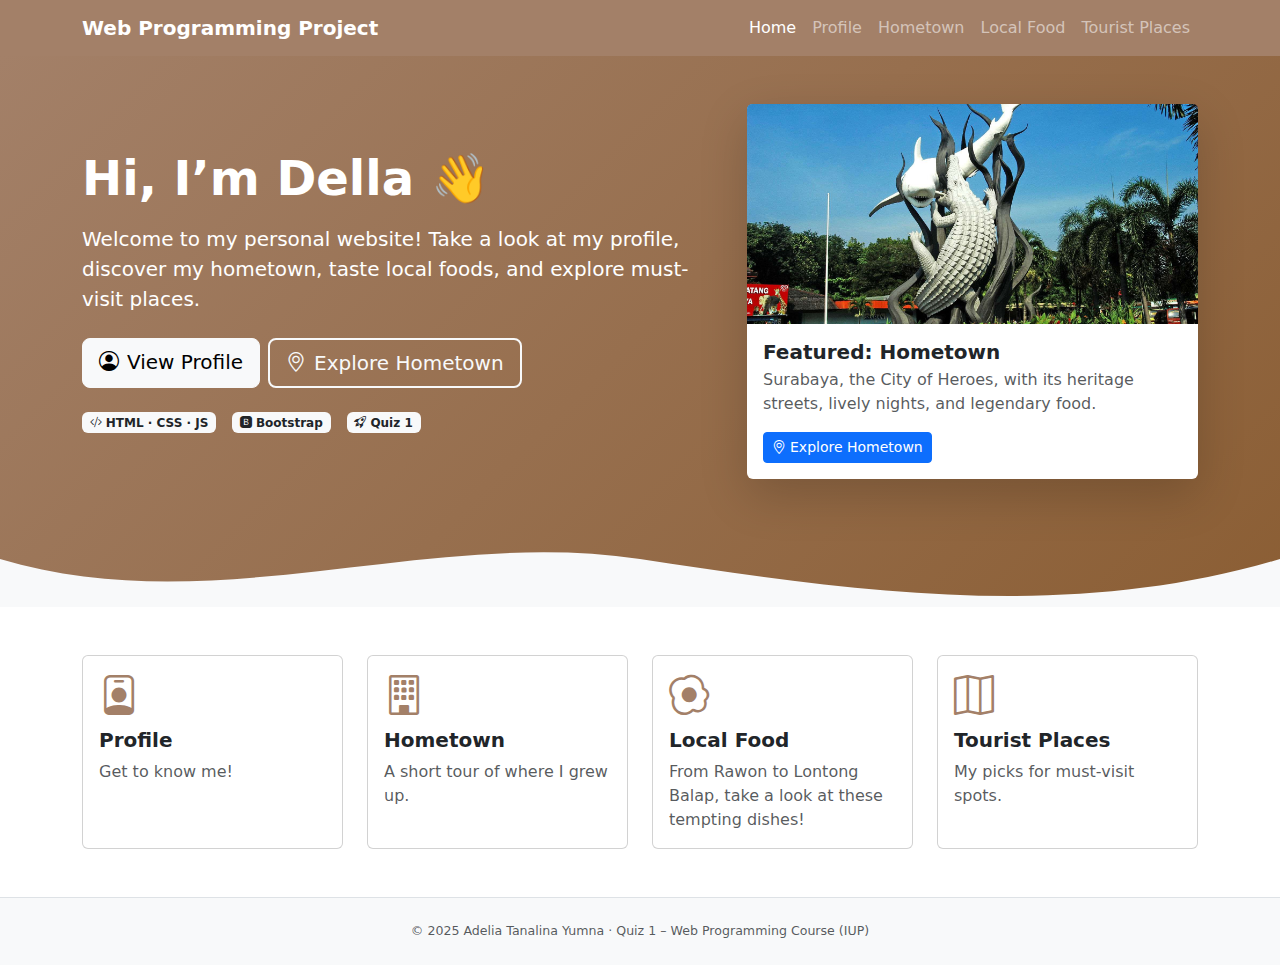
<file: quiz1/index.html>
<!doctype html>
<html lang="en">
  <head>
    <meta charset="utf-8">
    <meta name="viewport" content="width=device-width, initial-scale=1">
    <title>Home · Quiz1 Site</title>

    <!-- Bootstrap & Icons -->
    <link href="https://cdn.jsdelivr.net/npm/bootstrap@5.3.3/dist/css/bootstrap.min.css" rel="stylesheet">
    <link href="https://cdn.jsdelivr.net/npm/bootstrap-icons@1.11.3/font/bootstrap-icons.css" rel="stylesheet">

    <!-- Your styles (loads after Bootstrap so it can override) -->
    <link rel="stylesheet" href="./assets/css/style.css">
  </head>
  <body class="d-flex flex-column min-vh-100">
    <!-- Navbar -->
    <nav class="navbar navbar-expand-lg navbar-dark bg-primary shadow-sm">
      <div class="container">
        <a class="navbar-brand fw-semibold" href="./">Web Programming Project</a>
        <button class="navbar-toggler" type="button" data-bs-toggle="collapse" data-bs-target="#nav">
          <span class="navbar-toggler-icon"></span>
        </button>
        <div class="collapse navbar-collapse" id="nav">
          <ul class="navbar-nav ms-auto">
            <li class="nav-item"><a class="nav-link active" href="./">Home</a></li>
            <li class="nav-item"><a class="nav-link" href="profile/">Profile</a></li>
            <li class="nav-item"><a class="nav-link" href="hometown/">Hometown</a></li>
            <li class="nav-item"><a class="nav-link" href="food/">Local Food</a></li>
            <li class="nav-item"><a class="nav-link" href="tourist/">Tourist Places</a></li>
          </ul>
        </div>
      </div>
    </nav>

    <!-- Hero -->
    <section class="hero text-white">
      <div class="container py-5">
        <div class="row align-items-center g-4">
          <div class="col-lg-7">
            <h1 class="display-5 fw-bold mb-3">Hi, I’m Della 👋</h1>
            <p class="lead mb-4">Welcome to my personal website! Take a look at my profile, discover my hometown, taste local foods, and explore must-visit places.</p>
            <div class="d-flex gap-2 flex-wrap">
              <a href="profile/" class="btn btn-light btn-lg">
                <i class="bi bi-person-circle me-2"></i>View Profile
              </a>
              <a href="hometown/" class="btn btn-outline-light btn-lg">
                <i class="bi bi-geo-alt me-2"></i>Explore Hometown
              </a>
            </div>
            <div class="mt-4 d-flex gap-3 flex-wrap">
              <span class="badge bg-light text-dark"><i class="bi bi-code-slash me-1"></i>HTML · CSS · JS</span>
              <span class="badge bg-light text-dark"><i class="bi bi-bootstrap-fill me-1"></i>Bootstrap</span>
              <span class="badge bg-light text-dark"><i class="bi bi-rocket-takeoff me-1"></i>Quiz 1</span>
            </div>
          </div>
          <div class="col-lg-5">
            <div class="card shadow-lg border-0 lift">
              <img src="assets/img/surabaya.jpeg" class="card-img-top" alt="Surabaya — City of Heroes">
              <div class="card-body">
                <h5 class="card-title mb-1">Featured: Hometown</h5>
                <p class="mb-0 text-muted">Surabaya, the City of Heroes, with its heritage streets, lively nights, and legendary food.</p>
                <div class="mt-3">
                  <a href="hometown/" class="btn btn-primary btn-sm">
                    <i class="bi bi-geo-alt me-1"></i>Explore Hometown
                  </a>
                </div>
              </div>
            </div>
          </div>
          
        </div>
      </div>

      <!-- wave divider -->
      <svg class="wave" viewBox="0 0 1440 80" preserveAspectRatio="none" aria-hidden="true">
        <path d="M0,32 C240,96 480,0 720,32 C960,64 1200,96 1440,32 L1440,80 L0,80 Z"></path>
      </svg>
    </section>

    <!-- Quick Links -->
    <main class="container my-5">
      <div class="row g-4">
        <div class="col-md-6 col-lg-3">
          <a class="text-decoration-none" href="profile/">
            <div class="card h-100 lift">
              <div class="card-body">
                <div class="display-6 mb-2 text-primary"><i class="bi bi-person-badge"></i></div>
                <h5 class="card-title">Profile</h5>
                <p class="text-muted mb-0">Get to know me!</p>
              </div>
            </div>
          </a>
        </div>

        <div class="col-md-6 col-lg-3">
          <a class="text-decoration-none" href="hometown/">
            <div class="card h-100 lift">
              <div class="card-body">
                <div class="display-6 mb-2 text-primary"><i class="bi bi-building"></i></div>
                <h5 class="card-title">Hometown</h5>
                <p class="text-muted mb-0">A short tour of where I grew up.</p>
              </div>
            </div>
          </a>
        </div>

        <div class="col-md-6 col-lg-3">
          <a class="text-decoration-none" href="food/">
            <div class="card h-100 lift">
              <div class="card-body">
                <div class="display-6 mb-2 text-primary"><i class="bi bi-egg-fried"></i></div>
                <h5 class="card-title">Local Food</h5>
                <p class="text-muted mb-0">From Rawon to Lontong Balap, take a look at these tempting dishes!</p>
              </div>
            </div>
          </a>
        </div>

        <div class="col-md-6 col-lg-3">
          <a class="text-decoration-none" href="tourist/">
            <div class="card h-100 lift">
              <div class="card-body">
                <div class="display-6 mb-2 text-primary"><i class="bi bi-map"></i></div>
                <h5 class="card-title">Tourist Places</h5>
                <p class="text-muted mb-0">My picks for must-visit spots.</p>
              </div>
            </div>
          </a>
        </div>
      </div>
    </main>

    <!-- Footer -->
    <footer class="mt-auto py-4 bg-light border-top">
      <div class="container-fluid px-4 small text-muted text-center">
        © 2025 Adelia Tanalina Yumna · Quiz 1 – Web Programming Course (IUP)
      </div>
    </footer>

    <script src="https://cdn.jsdelivr.net/npm/bootstrap@5.3.3/dist/js/bootstrap.bundle.min.js"></script>
    <script src="assets/js/script.js"></script>
  </body>
</html>
</file>
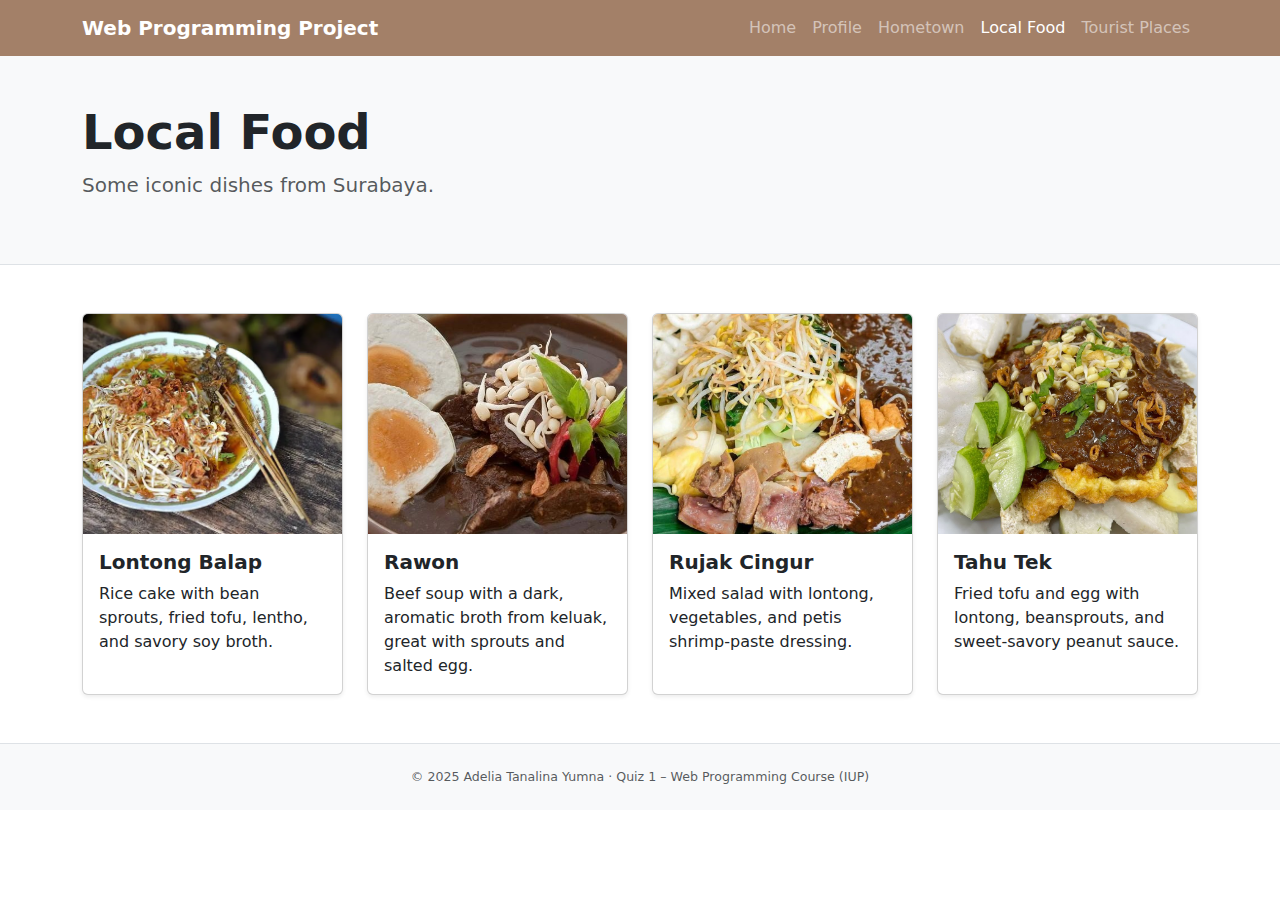
<file: quiz1/food/index.html>
<!doctype html>
<html lang="en">
<head>
  <meta charset="utf-8">
  <meta name="viewport" content="width=device-width, initial-scale=1">
  <title>Local Food · Quiz1 Site</title>
  <link href="https://cdn.jsdelivr.net/npm/bootstrap@5.3.3/dist/css/bootstrap.min.css" rel="stylesheet">
  <link rel="stylesheet" href="../assets/css/style.css">
</head>
<body>
  <!-- Navbar -->
  <nav class="navbar navbar-expand-lg navbar-dark bg-primary">
    <div class="container">
      <a class="navbar-brand fw-semibold" href="../">Web Programming Project</a>
      <button class="navbar-toggler" type="button" data-bs-toggle="collapse" data-bs-target="#nav">
        <span class="navbar-toggler-icon"></span>
      </button>
      <div class="collapse navbar-collapse" id="nav">
        <ul class="navbar-nav ms-auto">
          <li class="nav-item"><a class="nav-link" href="../">Home</a></li>
          <li class="nav-item"><a class="nav-link" href="../profile/">Profile</a></li>
          <li class="nav-item"><a class="nav-link" href="../hometown/">Hometown</a></li>
          <li class="nav-item"><a class="nav-link active" href="./">Local Food</a></li>
          <li class="nav-item"><a class="nav-link" href="../tourist/">Tourist Places</a></li>
        </ul>
      </div>
    </div>
  </nav>

  <!-- Header -->
  <header class="py-5 bg-light border-bottom">
    <div class="container">
      <h1 class="display-5 fw-bold">Local Food</h1>
      <p class="lead text-muted">Some iconic dishes from Surabaya.</p>
    </div>
  </header>

  <!-- Main -->
  <main class="container my-5">
    <div class="row g-4">
      <!-- Lontong Balap -->
      <div class="col-md-6 col-lg-3">
        <div class="card h-100 shadow-sm">
          <img src="../assets/img/lontongbalap.webp" class="card-img-top img-fluid"
               alt="Lontong Balap" loading="lazy">
          <div class="card-body">
            <h5 class="card-title mb-2">Lontong Balap</h5>
            <p class="card-text">Rice cake with bean sprouts, fried tofu, lentho, and savory soy broth.</p>
          </div>
        </div>
      </div>

      <!-- Rawon -->
      <div class="col-md-6 col-lg-3">
        <div class="card h-100 shadow-sm">
          <img src="../assets/img/rawon.jpg" class="card-img-top img-fluid"
               alt="Rawon — beef black soup" loading="lazy">
          <div class="card-body">
            <h5 class="card-title mb-2">Rawon</h5>
            <p class="card-text">Beef soup with a dark, aromatic broth from keluak, great with sprouts and salted egg.</p>
          </div>
        </div>
      </div>

      <!-- Rujak Cingur -->
      <div class="col-md-6 col-lg-3">
        <div class="card h-100 shadow-sm">
          <img src="../assets/img/rujakcingur.jpeg" class="card-img-top img-fluid"
               alt="Rujak Cingur" loading="lazy">
          <div class="card-body">
            <h5 class="card-title mb-2">Rujak Cingur</h5>
            <p class="card-text">Mixed salad with lontong, vegetables, and petis shrimp-paste dressing.</p>
          </div>
        </div>
      </div>

      <!-- Tahu Tek -->
      <div class="col-md-6 col-lg-3">
        <div class="card h-100 shadow-sm">
          <img src="../assets/img/tahutek.jpg" class="card-img-top img-fluid"
               alt="Tahu Tek" loading="lazy">
          <div class="card-body">
            <h5 class="card-title mb-2">Tahu Tek</h5>
            <p class="card-text">Fried tofu and egg with lontong, beansprouts, and sweet-savory peanut sauce.</p>
          </div>
        </div>
      </div>
    </div>
  </main>

  <footer class="mt-auto py-4 bg-light border-top">
    <div class="container-fluid px-4 small text-muted text-center">
      © 2025 Adelia Tanalina Yumna · Quiz 1 – Web Programming Course (IUP)
    </div>
  </footer>
  
  <script src="https://cdn.jsdelivr.net/npm/bootstrap@5.3.3/dist/js/bootstrap.bundle.min.js"></script>
  <script src="../assets/js/script.js"></script>
</body>
</html>
</file>
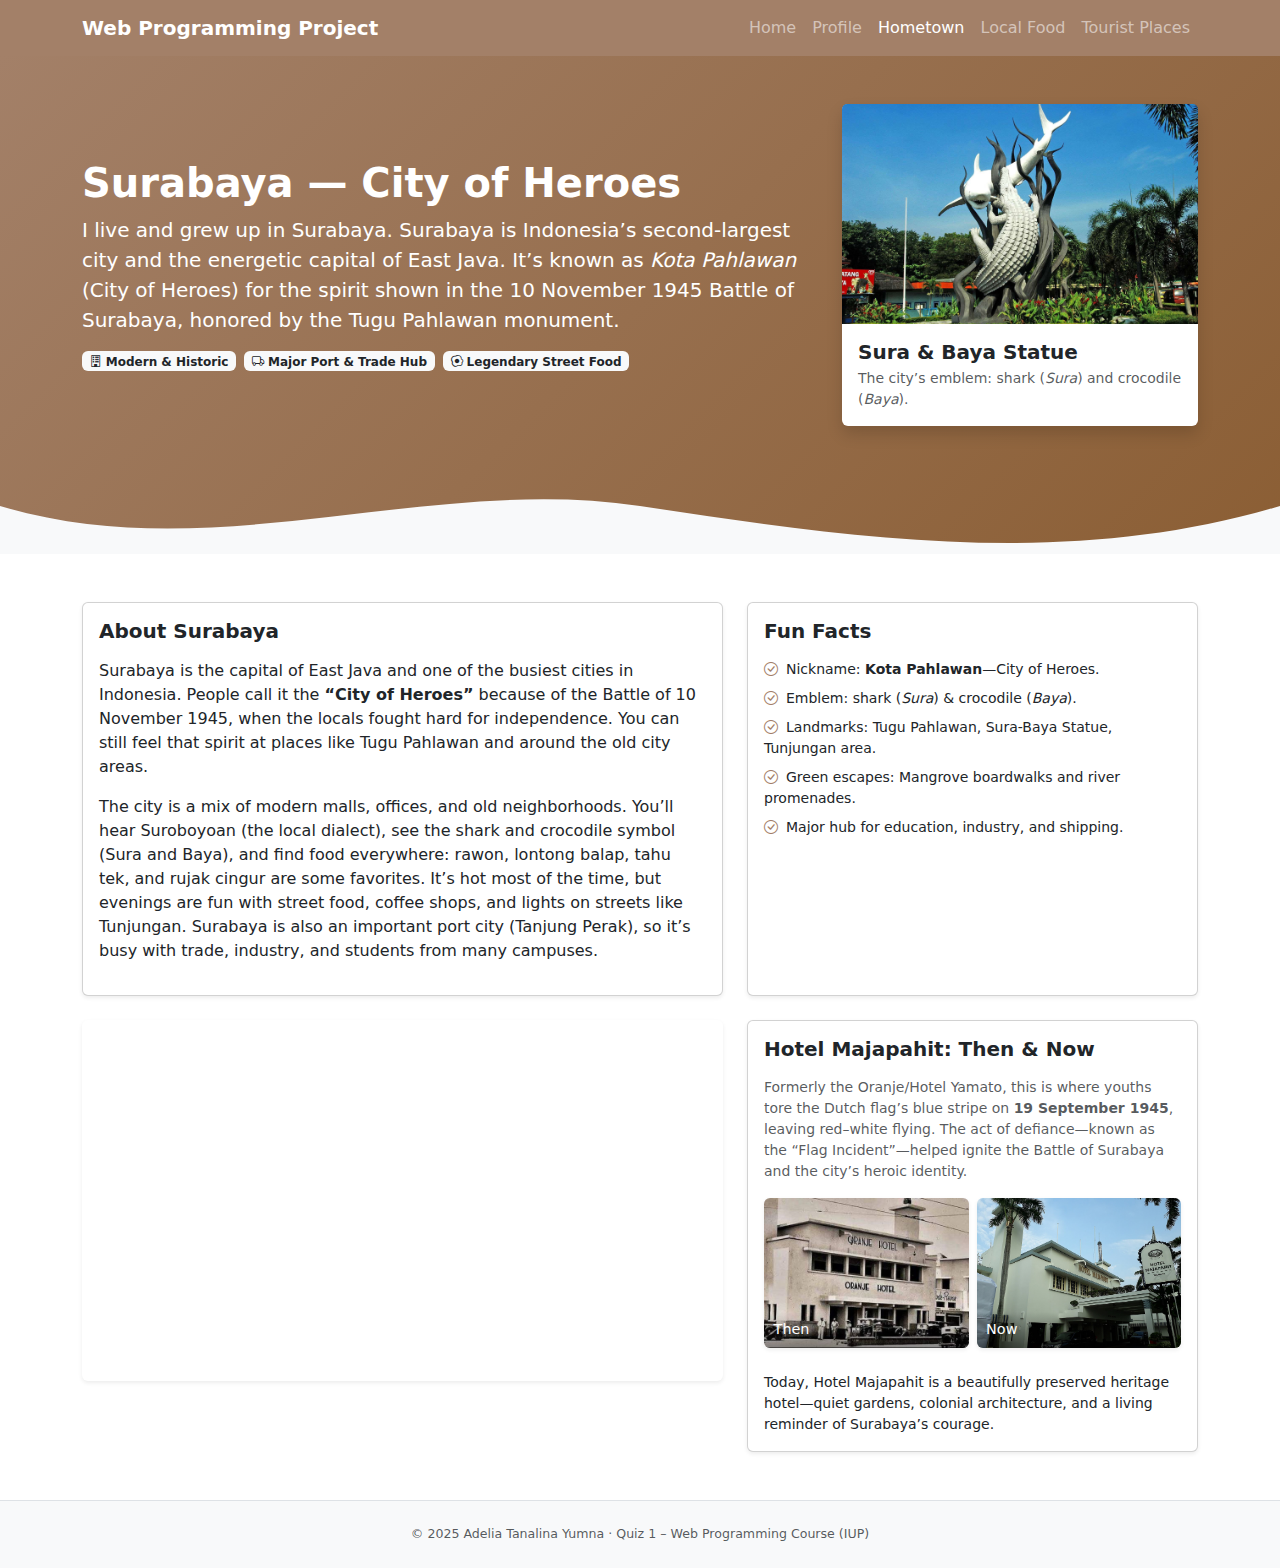
<file: quiz1/hometown/index.html>
<!doctype html>
<html lang="en">
<head>
  <meta charset="utf-8">
  <meta name="viewport" content="width=device-width, initial-scale=1">
  <title>Hometown · Quiz1 Site</title>

  <link href="https://cdn.jsdelivr.net/npm/bootstrap@5.3.3/dist/css/bootstrap.min.css" rel="stylesheet">
  <link href="https://cdn.jsdelivr.net/npm/bootstrap-icons@1.11.3/font/bootstrap-icons.css" rel="stylesheet">
  <link rel="stylesheet" href="../assets/css/style.css">
</head>
<body class="d-flex flex-column min-vh-100">
  <!-- Navbar -->
  <nav class="navbar navbar-expand-lg navbar-dark bg-primary">
    <div class="container">
      <a class="navbar-brand fw-semibold" href="../">Web Programming Project</a>
      <button class="navbar-toggler" type="button" data-bs-toggle="collapse" data-bs-target="#nav">
        <span class="navbar-toggler-icon"></span>
      </button>
      <div class="collapse navbar-collapse" id="nav">
        <ul class="navbar-nav ms-auto">
          <li class="nav-item"><a class="nav-link" href="../">Home</a></li>
          <li class="nav-item"><a class="nav-link" href="../profile/">Profile</a></li>
          <li class="nav-item"><a class="nav-link active" href="./">Hometown</a></li>
          <li class="nav-item"><a class="nav-link" href="../food/">Local Food</a></li>
          <li class="nav-item"><a class="nav-link" href="../tourist/">Tourist Places</a></li>
        </ul>
      </div>
    </div>
  </nav>

  <!-- Hero -->
  <section class="hometown-hero text-white">
    <div class="container py-5">
      <div class="row align-items-center g-4">
        <div class="col-lg-8">
          <h1 class="display-6 fw-bold mb-2">Surabaya — City of Heroes</h1>
          <p class="lead mb-3">
            I live and grew up in Surabaya. Surabaya is Indonesia’s second-largest city and the energetic capital of East Java.
            It’s known as <em>Kota Pahlawan</em> (City of Heroes) for the spirit shown in the
            <strong>10 November 1945</strong> Battle of Surabaya, honored by the Tugu Pahlawan monument.
          </p>
          <div class="d-flex flex-wrap gap-2">
            <span class="badge bg-light text-dark"><i class="bi bi-building me-1"></i>Modern & Historic</span>
            <span class="badge bg-light text-dark"><i class="bi bi-truck me-1"></i>Major Port & Trade Hub</span>
            <span class="badge bg-light text-dark"><i class="bi bi-egg-fried me-1"></i>Legendary Street Food</span>
          </div>
        </div>
        <div class="col-lg-4">
          <div class="card shadow border-0 lift">
            <!-- Hero card photo: Surabaya statue -->
            <img src="../assets/img/surabaya.jpeg" class="card-img-top" alt="Surabaya Statue (Sura & Baya)">
            <div class="card-body">
              <h5 class="card-title mb-1">Sura & Baya Statue</h5>
              <p class="text-muted mb-0 small">The city’s emblem: shark (<em>Sura</em>) and crocodile (<em>Baya</em>).</p>
            </div>
          </div>
        </div>
      </div>
    </div>
    <svg class="wave" viewBox="0 0 1440 80" preserveAspectRatio="none" aria-hidden="true">
      <path d="M0,32 C240,96 480,0 720,32 C960,64 1200,96 1440,32 L1440,80 L0,80 Z"></path>
    </svg>
  </section>

  <!-- Main -->
  <main class="container my-5">

    <!-- Overview -->
    <div class="row g-4 mb-4">
      <div class="col-lg-7">
        <div class="card shadow-sm h-100">
          <div class="card-body">
            <h5 class="card-title mb-3">About Surabaya</h5>
            <p>
                Surabaya is the capital of East Java and one of the busiest cities in Indonesia. 
                People call it the <strong>“City of Heroes”</strong> because of the Battle of 10 November 1945, when the locals fought hard for independence. 
                You can still feel that spirit at places like Tugu Pahlawan and around the old city areas.
            </p>
            <p>
                The city is a mix of modern malls, offices, and old neighborhoods. You’ll hear Suroboyoan (the local dialect), see the shark and crocodile symbol (Sura and Baya), 
                and find food everywhere: rawon, lontong balap, tahu tek, and rujak cingur are some favorites. It’s hot most of the time, but evenings are fun with street food, 
                coffee shops, and lights on streets like Tunjungan. Surabaya is also an important port city (Tanjung Perak), so it’s busy with trade, industry, and students from many campuses.
            </p>
          </div>
        </div>
      </div>

      <!-- Fun facts -->
      <div class="col-lg-5">
        <div class="card shadow-sm h-100">
          <div class="card-body">
            <h5 class="card-title mb-3">Fun Facts</h5>
            <ul class="list-unstyled small mb-0">
              <li class="mb-2"><i class="bi bi-check-circle text-primary me-2"></i>Nickname: <strong>Kota Pahlawan</strong>—City of Heroes.</li>
              <li class="mb-2"><i class="bi bi-check-circle text-primary me-2"></i>Emblem: shark (<em>Sura</em>) & crocodile (<em>Baya</em>).</li>
              <li class="mb-2"><i class="bi bi-check-circle text-primary me-2"></i>Landmarks: Tugu Pahlawan, Sura-Baya Statue, Tunjungan area.</li>
              <li class="mb-2"><i class="bi bi-check-circle text-primary me-2"></i>Green escapes: Mangrove boardwalks and river promenades.</li>
              <li class="mb-2"><i class="bi bi-check-circle text-primary me-2"></i>Major hub for education, industry, and shipping.</li>
            </ul>
          </div>
        </div>
      </div>
    </div>

    <!-- Map + Majapahit Story -->
    <div class="row g-4 align-items-stretch">
      <!-- Map -->
      <div class="col-lg-7">
        <div class="ratio ratio-16x9 shadow-sm rounded overflow-hidden">
          <iframe
            src="https://www.google.com/maps?q=Surabaya%2C%20Indonesia&output=embed"
            allowfullscreen loading="lazy" referrerpolicy="no-referrer-when-downgrade"></iframe>
        </div>
      </div>

      <!-- Hotel Majapahit Lore -->
      <div class="col-lg-5">
        <div class="card shadow-sm h-100">
          <div class="card-body">
            <h5 class="card-title mb-3">Hotel Majapahit: Then & Now</h5>
            <p class="small text-muted">
              Formerly the Oranje/Hotel Yamato, this is where youths tore the Dutch flag’s blue stripe on
              <strong>19 September 1945</strong>, leaving red–white flying. The act of defiance—known as
              the “Flag Incident”—helped ignite the Battle of Surabaya and the city’s heroic identity.
            </p>

            <div class="row g-2">
              <div class="col-6">
                <figure class="majapahit-photo card border-0 shadow-sm overflow-hidden">
                  <img src="../assets/img/HotelMajapahitThen.jpg" class="img-fluid" alt="Hotel Majapahit in the past">
                  <figcaption class="photo-note">Then</figcaption>
                </figure>
              </div>
              <div class="col-6">
                <figure class="majapahit-photo card border-0 shadow-sm overflow-hidden">
                  <img src="../assets/img/HotelMajapahitNow.jpg" class="img-fluid" alt="Hotel Majapahit today">
                  <figcaption class="photo-note">Now</figcaption>
                </figure>
              </div>
            </div>

            <p class="small mt-2 mb-0">
              Today, Hotel Majapahit is a beautifully preserved heritage hotel—quiet gardens, colonial
              architecture, and a living reminder of Surabaya’s courage.
            </p>
          </div>
        </div>
      </div>
    </div>

  </main>

  <footer class="mt-auto py-4 bg-light border-top">
    <div class="container-fluid px-4 small text-muted text-center">
      © 2025 Adelia Tanalina Yumna · Quiz 1 – Web Programming Course (IUP)
    </div>
  </footer>

  <script src="https://cdn.jsdelivr.net/npm/bootstrap@5.3.3/dist/js/bootstrap.bundle.min.js"></script>
  <script src="../assets/js/script.js"></script>
</body>
</html>
</file>
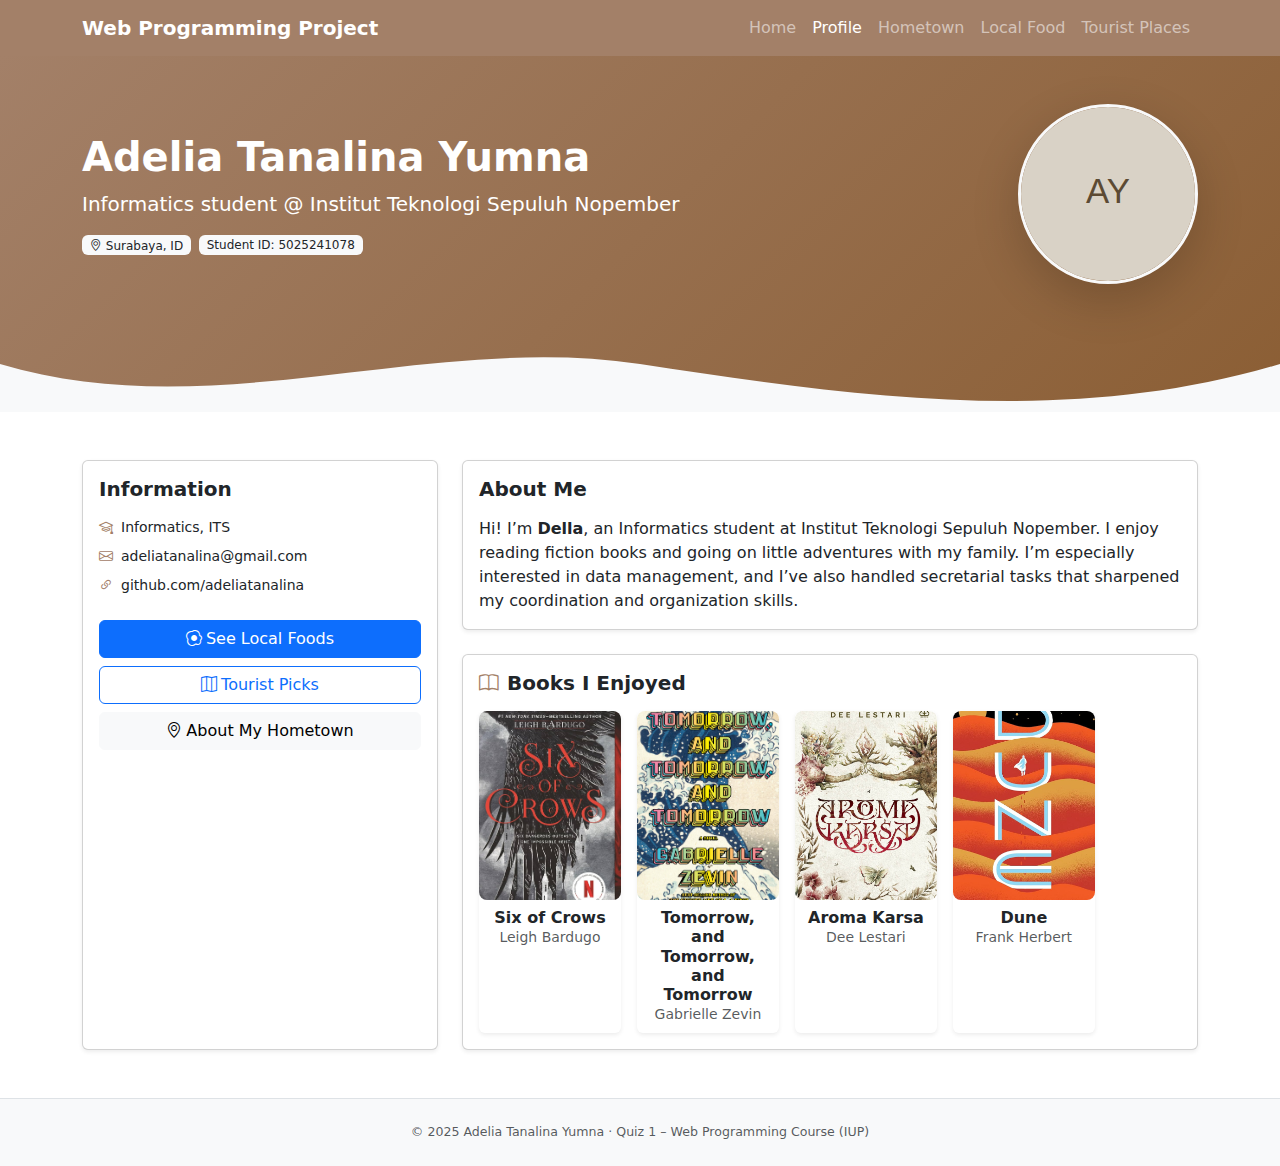
<file: quiz1/profile/index.html>
<!doctype html>
<html lang="en">
  <head>
    <meta charset="utf-8">
    <meta name="viewport" content="width=device-width, initial-scale=1">
    <title>Profile · Quiz1 Site</title>

    <!-- Bootstrap + Icons -->
    <link href="https://cdn.jsdelivr.net/npm/bootstrap@5.3.3/dist/css/bootstrap.min.css" rel="stylesheet">
    <link href="https://cdn.jsdelivr.net/npm/bootstrap-icons@1.11.3/font/bootstrap-icons.css" rel="stylesheet">

    <link rel="stylesheet" href="../assets/css/style.css">
  </head>
  <body class="d-flex flex-column min-vh-100">
    <!-- Navbar -->
    <nav class="navbar navbar-expand-lg navbar-dark bg-primary shadow-sm">
      <div class="container">
        <a class="navbar-brand fw-semibold" href="../">Web Programming Project</a>
        <button class="navbar-toggler" type="button" data-bs-toggle="collapse" data-bs-target="#nav">
          <span class="navbar-toggler-icon"></span>
        </button>
        <div class="collapse navbar-collapse" id="nav">
          <ul class="navbar-nav ms-auto">
            <li class="nav-item"><a class="nav-link" href="../">Home</a></li>
            <li class="nav-item"><a class="nav-link active" href="./">Profile</a></li>
            <li class="nav-item"><a class="nav-link" href="../hometown/">Hometown</a></li>
            <li class="nav-item"><a class="nav-link" href="../food/">Local Food</a></li>
            <li class="nav-item"><a class="nav-link" href="../tourist/">Tourist Places</a></li>
          </ul>
        </div>
      </div>
    </nav>

    <!-- Hero -->
    <section class="profile-hero text-white">
      <div class="container py-5">
        <div class="row align-items-center g-4">
          <div class="col-lg-8">
            <h1 class="display-6 fw-bold mb-2">Adelia Tanalina Yumna</h1>
            <p class="lead mb-3">Informatics student @ Institut Teknologi Sepuluh Nopember</p>
            <div class="d-flex flex-wrap gap-2">
              <span class="badge bg-light text-dark"><i class="bi bi-geo-alt me-1"></i>Surabaya, ID</span>
              <span class="badge bg-light text-dark">Student ID: 5025241078</span>
            </div>
          </div>
          <div class="col-lg-4 text-lg-end">
            <!-- Replace adelll.heic with your real photo in ../assets/img/ -->
            <img src="../assets/img/adelll.heic"
                 onerror="this.src='data:image/svg+xml;utf8,<svg xmlns=%22http://www.w3.org/2000/svg%22 width=%22240%22 height=%22240%22><rect width=%22240%22 height=%22240%22 fill=%22%23d9d2c6%22/><text x=%2250%25%22 y=%2250%25%22 dominant-baseline=%22middle%22 text-anchor=%22middle%22 font-family=%22Arial%22 font-size=%2248%22 fill=%22%235c4a33%22>AY</text></svg>'"
                 alt="Adelia avatar" class="avatar shadow-lg rounded-circle border border-3 border-light">
          </div>
        </div>
      </div>
      <svg class="wave" viewBox="0 0 1440 80" preserveAspectRatio="none" aria-hidden="true">
        <path d="M0,32 C240,96 480,0 720,32 C960,64 1200,96 1440,32 L1440,80 L0,80 Z"></path>
      </svg>
    </section>

    <!-- Main -->
    <main class="container my-5">
      <div class="row g-4">
        <!-- Left column -->
        <div class="col-lg-4">
          <div class="card h-100 shadow-sm">
            <div class="card-body">
              <h5 class="card-title mb-3">Information</h5>
              <ul class="list-unstyled small mb-4">
                <li class="mb-2"><i class="bi bi-mortarboard me-2 text-primary"></i>Informatics, ITS</li>
                <li class="mb-2"><i class="bi bi-envelope me-2 text-primary"></i>adeliatanalina@gmail.com</li>
                <li class="mb-2"><i class="bi bi-link-45deg me-2 text-primary"></i>github.com/adeliatanalina</li>
              </ul>

              <div class="d-grid gap-2">
                <a class="btn btn-primary" href="../food/"><i class="bi bi-egg-fried me-1"></i>See Local Foods</a>
                <a class="btn btn-outline-primary" href="../tourist/"><i class="bi bi-map me-1"></i>Tourist Picks</a>
                <a class="btn btn-light" href="../hometown/"><i class="bi bi-geo-alt me-1"></i>About My Hometown</a>
              </div>
            </div>
          </div>
        </div>

        <!-- Right column -->
        <div class="col-lg-8">
          <!-- About Me -->
          <div class="card shadow-sm mb-4">
            <div class="card-body">
              <h5 class="card-title mb-3">About Me</h5>
              <p class="mb-0">
                Hi! I’m <strong>Della</strong>, an Informatics student at Institut Teknologi Sepuluh Nopember.
                I enjoy reading fiction books and going on little adventures with my family.
                I’m especially interested in data management, and I’ve also handled secretarial tasks that
                sharpened my coordination and organization skills.
              </p>
            </div>
          </div>

          <!-- Books I Enjoyed -->
<div class="card shadow-sm">
    <div class="card-body">
      <h5 class="card-title mb-3"><i class="bi bi-book me-2 text-primary"></i>Books I Enjoyed</h5>
  
      <div class="row g-3 book-shelf">
        <!-- Six of Crows -->
        <div class="col-6 col-md-4 col-lg-3">
          <div class="book-tile card border-0 shadow-sm overflow-hidden h-100">
            <img src="../assets/img/soc.jpg" class="book-cover" alt="Six of Crows">
            <div class="p-2 text-center">
              <div class="book-title">Six of Crows</div>
              <div class="book-author text-muted small">Leigh Bardugo</div>
            </div>
          </div>
        </div>
        
        <!-- Tomorrow, and Tomorrow, and Tomorrow -->
        <div class="col-6 col-md-4 col-lg-3">
          <div class="book-tile card border-0 shadow-sm overflow-hidden h-100">
            <img src="../assets/img/tomorrow.jpg" class="book-cover" alt="Tomorrow, and Tomorrow, and Tomorrow">
            <div class="p-2 text-center">
              <div class="book-title">Tomorrow, and Tomorrow, and Tomorrow</div>
              <div class="book-author text-muted small">Gabrielle Zevin</div>
            </div>
          </div>
        </div>
  
        <!-- Aroma Karsa -->
        <div class="col-6 col-md-4 col-lg-3">
          <div class="book-tile card border-0 shadow-sm overflow-hidden h-100">
            <!-- URL-encoded space in filename -->
            <img src="../assets/img/aromakarsa.jpg" class="book-cover" alt="Aroma Karsa">
            <div class="p-2 text-center">
              <div class="book-title">Aroma Karsa</div>
              <div class="book-author text-muted small">Dee Lestari</div>
            </div>
          </div>
        </div>
  
        <!-- Dune (optional—since you have the file) -->
        <div class="col-6 col-md-4 col-lg-3">
          <div class="book-tile card border-0 shadow-sm overflow-hidden h-100">
            <img src="../assets/img/dune.jpg" class="book-cover" alt="Dune">
            <div class="p-2 text-center">
              <div class="book-title">Dune</div>
              <div class="book-author text-muted small">Frank Herbert</div>
            </div>
          </div>
        </div>
      </div>
  
    </div>
  </div>
  <!-- /Books I Enjoyed -->
  
          <!-- /Books I Enjoyed -->
        </div>
      </div>
    </main>

    <footer class="mt-auto py-4 bg-light border-top">
      <div class="container-fluid px-4 small text-muted text-center">
        © 2025 Adelia Tanalina Yumna · Quiz 1 – Web Programming Course (IUP)
      </div>
    </footer>

    <script src="https://cdn.jsdelivr.net/npm/bootstrap@5.3.3/dist/js/bootstrap.bundle.min.js"></script>
    <script src="../assets/js/script.js"></script>
  </body>
</html>
</file>
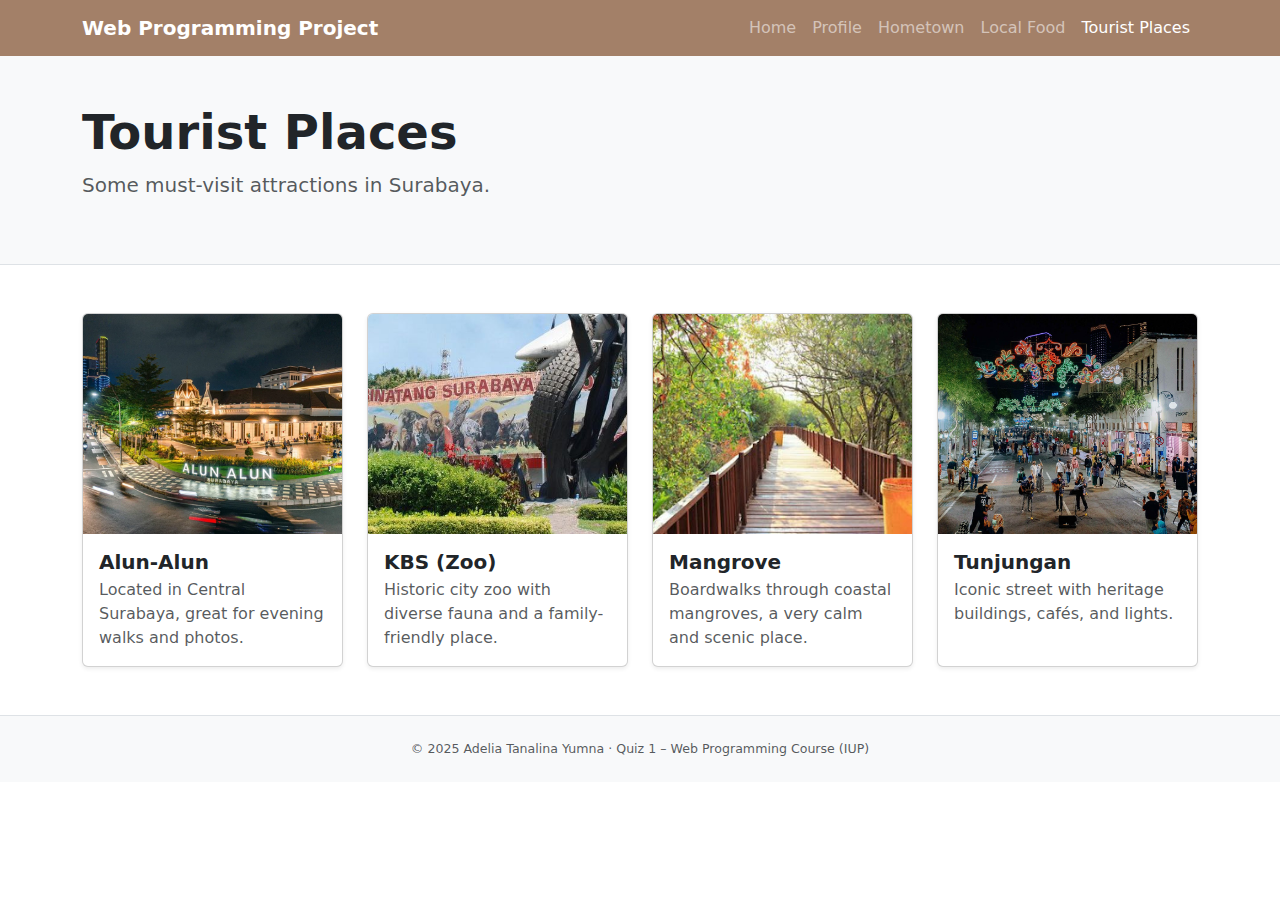
<file: quiz1/tourist/index.html>
<!doctype html>
<html lang="en">
<head>
  <meta charset="utf-8">
  <meta name="viewport" content="width=device-width, initial-scale=1">
  <title>Tourist Places · Quiz1 Site</title>
  <link href="https://cdn.jsdelivr.net/npm/bootstrap@5.3.3/dist/css/bootstrap.min.css" rel="stylesheet">
  <link rel="stylesheet" href="../assets/css/style.css">
</head>
<body>
  <!-- Navbar -->
  <nav class="navbar navbar-expand-lg navbar-dark bg-primary">
    <div class="container">
      <a class="navbar-brand fw-semibold" href="../">Web Programming Project</a>
      <button class="navbar-toggler" type="button" data-bs-toggle="collapse" data-bs-target="#nav">
        <span class="navbar-toggler-icon"></span>
      </button>
      <div class="collapse navbar-collapse" id="nav">
        <ul class="navbar-nav ms-auto">
          <li class="nav-item"><a class="nav-link" href="../">Home</a></li>
          <li class="nav-item"><a class="nav-link" href="../profile/">Profile</a></li>
          <li class="nav-item"><a class="nav-link" href="../hometown/">Hometown</a></li>
          <li class="nav-item"><a class="nav-link" href="../food/">Local Food</a></li>
          <li class="nav-item"><a class="nav-link active" href="./">Tourist Places</a></li>
        </ul>
      </div>
    </div>
  </nav>

  <!-- Header -->
  <header class="py-5 bg-light border-bottom">
    <div class="container">
      <h1 class="display-5 fw-bold">Tourist Places</h1>
      <p class="lead text-muted">Some must-visit attractions in Surabaya.</p>
    </div>
  </header>

  <!-- Main -->
  <main class="container my-5">
    <div class="row g-4">

      <!-- Alun-Alun -->
      <div class="col-md-6 col-lg-3">
        <div class="card h-100 shadow-sm">
          <img src="../assets/img/alunalun.webp" class="card-img-top img-fluid"
               alt="Alun-Alun city square" loading="lazy">
          <div class="card-body">
            <h5 class="card-title mb-1">Alun-Alun</h5>
            <p class="card-text text-muted mb-0">Located in Central Surabaya, great for evening walks and photos.</p>
          </div>
        </div>
      </div>

      <!-- KBS (Zoo) -->
      <div class="col-md-6 col-lg-3">
        <div class="card h-100 shadow-sm">
          <img src="../assets/img/kbs.jpeg" class="card-img-top img-fluid"
               alt="Kebun Binatang Surabaya (Zoo)" loading="lazy">
          <div class="card-body">
            <h5 class="card-title mb-1">KBS (Zoo)</h5>
            <p class="card-text text-muted mb-0">Historic city zoo with diverse fauna and a family-friendly place.</p>
          </div>
        </div>
      </div>

      <!-- Mangrove -->
      <div class="col-md-6 col-lg-3">
        <div class="card h-100 shadow-sm">
          <img src="../assets/img/mangrove.jpg" class="card-img-top img-fluid"
               alt="Mangrove eco park" loading="lazy">
          <div class="card-body">
            <h5 class="card-title mb-1">Mangrove</h5>
            <p class="card-text text-muted mb-0">Boardwalks through coastal mangroves, a very calm and scenic place.</p>
          </div>
        </div>
      </div>

      <!-- Tunjungan -->
      <div class="col-md-6 col-lg-3">
        <div class="card h-100 shadow-sm">
          <img src="../assets/img/tunjungan.jpg" class="card-img-top img-fluid"
               alt="Jalan Tunjungan" loading="lazy">
          <div class="card-body">
            <h5 class="card-title mb-1">Tunjungan</h5>
            <p class="card-text text-muted mb-0">Iconic street with heritage buildings, cafés, and lights.</p>
          </div>
        </div>
      </div>

    </div>
  </main>

  <footer class="mt-auto py-4 bg-light border-top">
    <div class="container-fluid px-4 small text-muted text-center">
      © 2025 Adelia Tanalina Yumna · Quiz 1 – Web Programming Course (IUP)
    </div>
  </footer>

  <script src="https://cdn.jsdelivr.net/npm/bootstrap@5.3.3/dist/js/bootstrap.bundle.min.js"></script>
  <script src="../assets/js/script.js"></script>
</body>
</html>
</file>
<file: quiz1/assets/css/style.css>
:root {
    --bs-primary: #A38068;
    --bs-primary-rgb: 163, 128, 104;
  }
  

body { scroll-behavior: smooth; }
header .lead { max-width: 50rem; }
.card-title { font-weight: 600; }
footer { font-size: .9rem; }

.card-img-top {
    height: 220px;
    object-fit: cover;
    object-position: center;
  }
  
/* hero gradient + wave */
.hero{
    background: linear-gradient(135deg, var(--bs-primary), #8b5e34);
    color:#fff;
    position: relative;
  }
  .hero .btn-outline-light{ border-width:2px; }
  .wave{
    display:block;
    width:100%;
    height:80px;
    color:#f8f9fa;      /* matches page background */
  }
  .wave path{ fill: currentColor; }
  
  /* card hover lift */
  .lift{ transition: transform .2s ease, box-shadow .2s ease; }
  .lift:hover{ transform: translateY(-4px); box-shadow: 0 .5rem 1rem rgba(0,0,0,.15); }
  
  /* profile hero styling (reuses your brand color) */
.profile-hero{
    background: linear-gradient(135deg, var(--bs-primary), #8b5e34);
    color:#fff;
    position: relative;
  }
  .profile-hero .badge{ font-weight: 500; }
  .avatar{ width: 180px; height: 180px; object-fit: cover; }
  
  /* decorative wave (used on homepage) */
  .wave{ display:block; width:100%; height:80px; color:#f8f9fa; }
  .wave path{ fill: currentColor; }
  
  /* simple vertical timeline */
  .timeline{ margin: 0; padding: 0; position: relative; }
  .timeline::before{
    content:""; position:absolute; left:10px; top:0; bottom:0;
    width:2px; background: rgba(0,0,0,.1);
  }
  .timeline-item{
    position: relative; display: grid; grid-template-columns: 24px 1fr; gap: .75rem; padding: .25rem 0 .75rem;
  }
  .timeline-dot{
    width:12px; height:12px; border-radius:50%; margin: .25rem auto 0;
  }
  
/* hero */
.hometown-hero{
    background: linear-gradient(135deg, var(--bs-primary), #8b5e34);
    color:#fff;
    position: relative;
  }
  .hometown-hero .card img{ height: 220px; object-fit: cover; object-position: center; }
  .wave{ display:block; width:100%; height:80px; color:#f8f9fa; }
  .wave path{ fill: currentColor; }
  
  /* image captions */
  .photo-note{
    position: absolute; left:0; right:0; bottom:0;
    padding:.45rem .6rem;
    background: linear-gradient(to top, rgba(0,0,0,.45), rgba(0,0,0,0));
    color:#fff; font-size:.9rem;
  }
  
  /* majapahit side-by-side images */
  .majapahit-photo img{
    height: 150px;
    width: 100%;
    object-fit: cover;
    object-position: center;
  }
  
  /* hover lift effect (optional, used on some cards) */
  .lift{ transition: transform .2s ease, box-shadow .2s ease; }
  .lift:hover{ transform: translateY(-4px); box-shadow: 0 .5rem 1rem rgba(0,0,0,.15); }
  
/* book tiles — portrait sizing similar to your examples */
.book-shelf .book-cover{
    width: 100%;
    aspect-ratio: 3 / 4;      /* keeps a tall, book-like ratio */
    object-fit: cover;         /* fills the frame cleanly */
    object-position: center;
    border-radius: .5rem;
  }
  
  .book-title{ font-weight: 600; line-height: 1.2; }
  .book-tile{ transition: transform .2s ease, box-shadow .2s ease; }
  .book-tile:hover{ transform: translateY(-3px); box-shadow: 0 .5rem 1rem rgba(0,0,0,.15); }
  
  /* optional: tighten grid on large screens */
  @media (min-width: 992px){
    .book-shelf .col-lg-3{ max-width: 22%; flex: 0 0 22%; } /* 4–5 across feel */
  }
</file>
